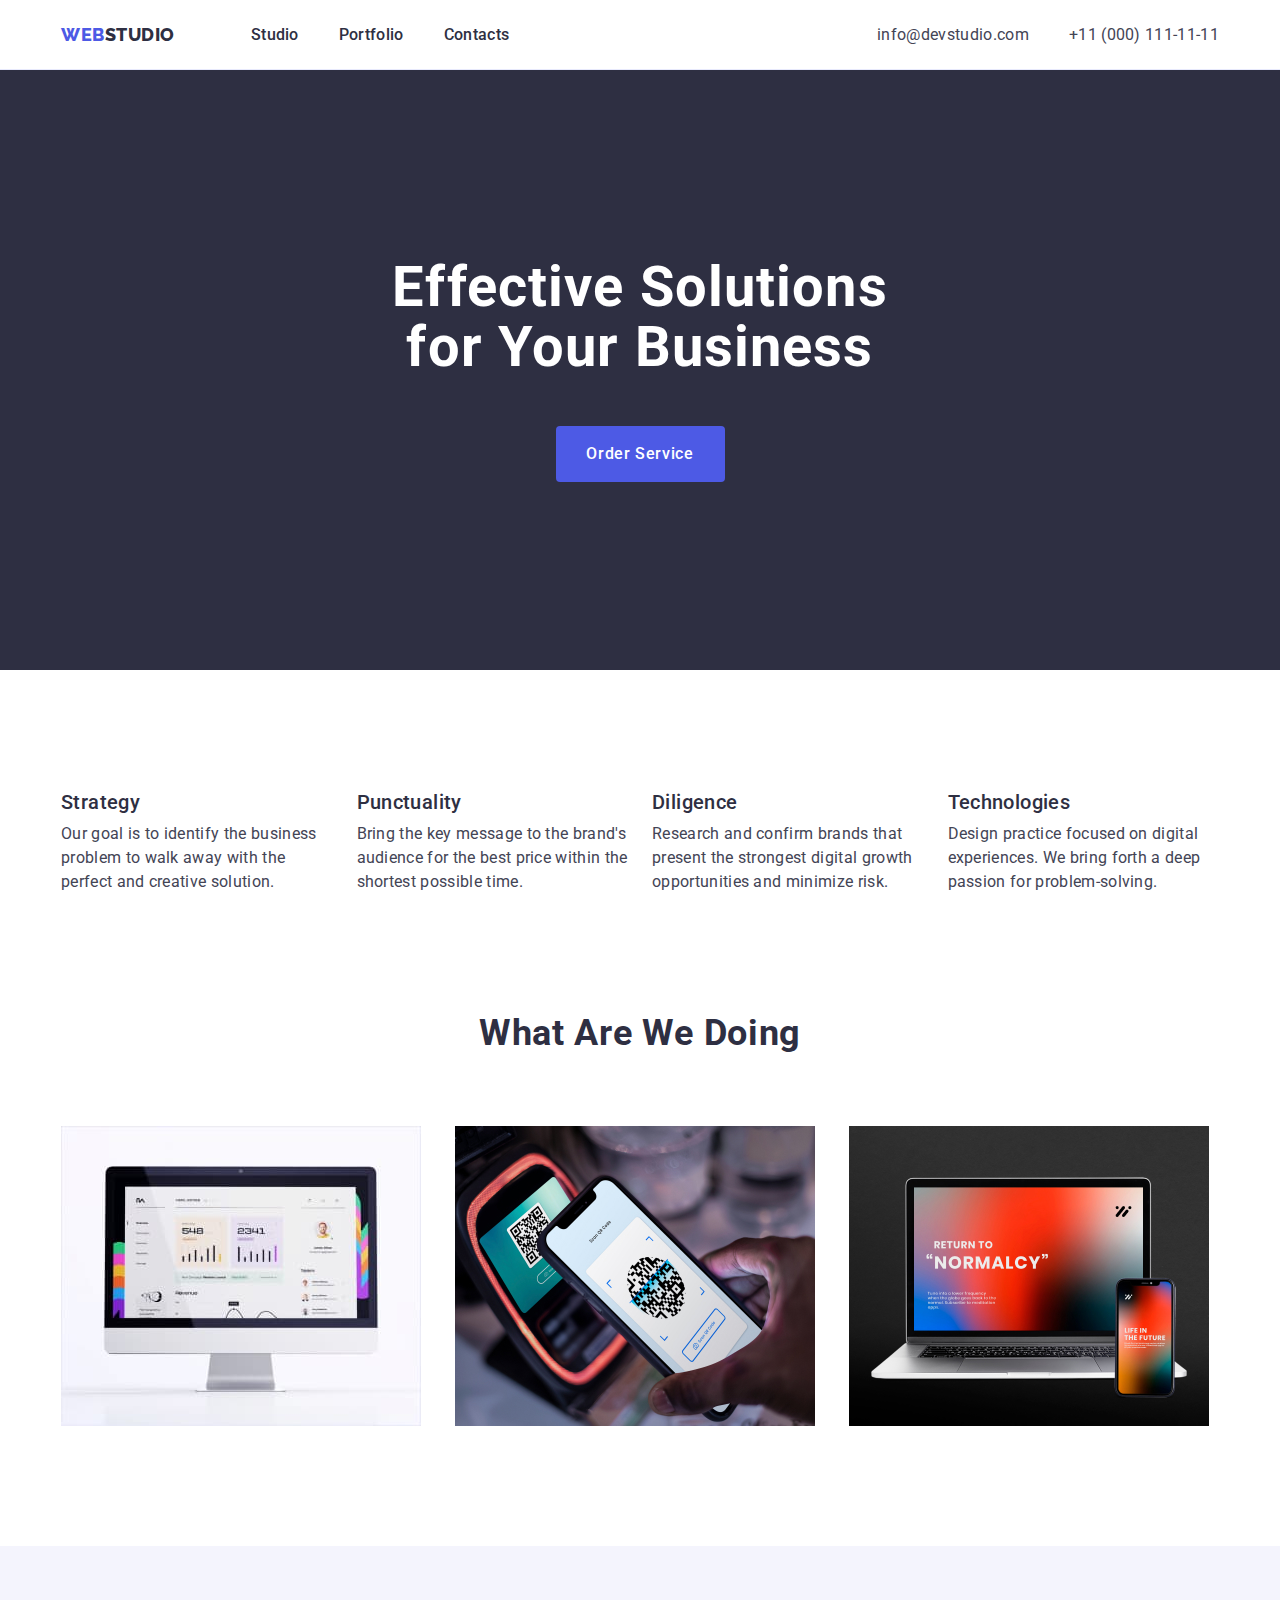
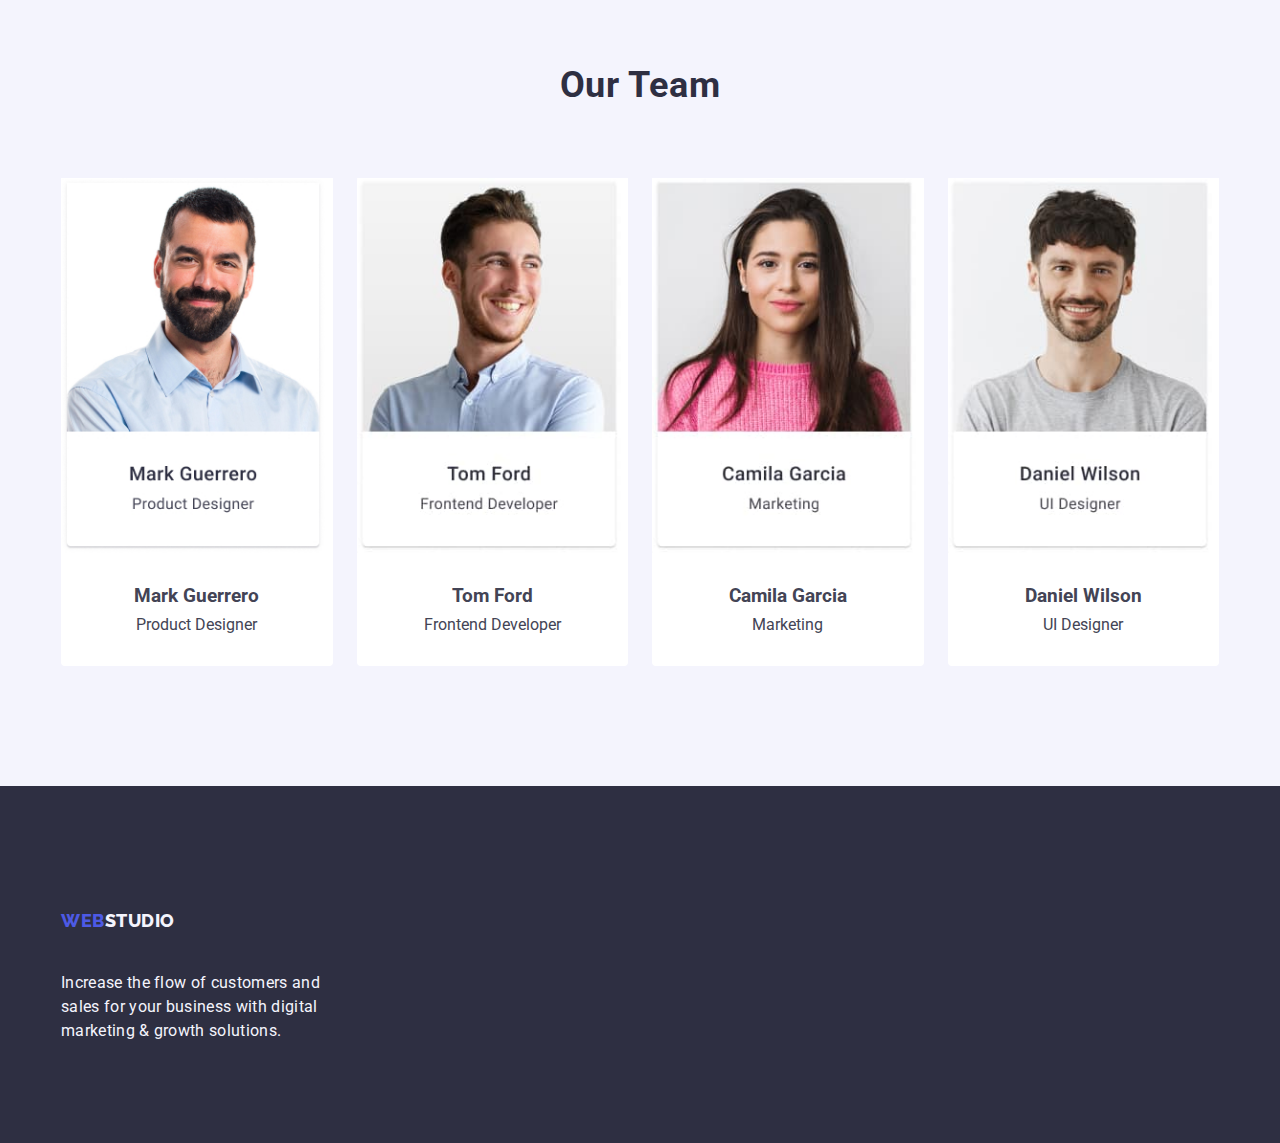
<file: index.html>
<!DOCTYPE html>
<html lang="en">
  <head>
    <meta charset="UTF-8" />
    <meta name="viewport" content="width=device-width, initial-scale=1.0" />
    <title>HomeWork3</title>
    <!-- Style Normalization -->
    <link rel="stylesheet" href="https://cdnjs.cloudflare.com/ajax/libs/modern-normalize/2.0.0/modern-normalize.min.css" integrity="sha512-4xo8blKMVCiXpTaLzQSLSw3KFOVPWhm/TRtuPVc4WG6kUgjH6J03IBuG7JZPkcWMxJ5huwaBpOpnwYElP/m6wg==" crossorigin="anonymous" referrerpolicy="no-referrer" />
  <!-- <link
      rel="stylesheet"
      href="https://cdnjs.cloudflare.com/ajax/libs/modern-normalize/1.0.0/modern-normalize.min.css"
    /> -->

    <!-- Google Fonts -->
    <link rel="preconnect" href="https://fonts.googleapis.com" />
    <link rel="preconnect" href="https://fonts.gstatic.com" crossorigin />
    <link
      href="https://fonts.googleapis.com/css2?family=Raleway:wght@100;200;300;400;500;600;700;900&family=Roboto:wght@100;300;400;500;700;900&display=swap"
      rel="stylesheet"
    />

    <!-- Local CSS -->
    <link rel="stylesheet" href="./css/styles.css" />
  </head>
  <body>
    <!-- Header -->
    <header class="header">
      <div class="top-header container">
        <nav class="nav">
          <a class="logo link" href="./index.html"
            >Web<span class="header-logo">Studio</span></a
          >
          <ul class="menu list">
            <li class="list-item">
              <a class="item link" href="./index.html">Studio</a>
            </li>
            <li class="list-item">
              <a class="item link" href="./portfolio.html">Portfolio</a>
            </li>
            <li class="list-item"><a class="item link" href="">Contacts</a></li>
          </ul>
        </nav>
        <address class="contacts">
          <ul class="address list">
            <li class="contact-item">
              <a class="contact link" href="mailto:info@devstudio.com"
                >info@devstudio.com</a
              >
            </li>
            <li class="contact-item">
              <a class="contact link" href="tel:+110001111111"
                >+11 (000) 111-11-11</a
              >
            </li>
          </ul>
        </address>
      </div>
    </header>

    <!-- Main -->
    <main>
      <!-- First Section -->
      <section class="first-section">
        <div class="container">
          <h1 class="main-header">Effective Solutions for Your Business</h1>
          <button class="button" type="button">Order Service</button>
        </div>
      </section>

      <!-- Second Section -->
      <section class="second-section">
        <div class="container">
          <h2 class="visually-hidden">List</h2>
          <ul class="info list">
            <li class="info-card">
              <h3 class="list-header">Strategy</h3>
              <p class="list-text">
                Our goal is to identify the business problem to walk away with
                the perfect and creative solution.
              </p>
            </li>

            <li class="info-card">
              <h3 class="list-header">Punctuality</h3>
              <p class="list-text">
                Bring the key message to the brand's audience for the best price
                within the shortest possible time.
              </p>
            </li>

            <li class="info-card">
              <h3 class="list-header">Diligence</h3>
              <p class="list-text">
                Research and confirm brands that present the strongest digital
                growth opportunities and minimize risk.
              </p>
            </li>

            <li class="info-card">
              <h3 class="list-header">Technologies</h3>
              <p class="list-text">
                Design practice focused on digital experiences. We bring forth a
                deep passion for problem-solving.
              </p>
            </li>
          </ul>
        </div>
      </section>

      <!-- Third Section -->
      <section class="third-section">
        <div class="container">
          <h2 class="header-title">What are we doing</h2>
          <ul class="service list">
            <li class="service-info">
              <img src="./images/rectangle_71.jpg" width="360" alt="computer-monitor" />
            </li>
            <li class="service-info">
              <img
                src="./images/img2.jpg"
                width="360"
                alt="phone-applications"
              />
            </li>
            <li class="service-info">
              <img src="./images/img3.jpg" width="360" alt="smartphone" />
            </li>
          </ul>
        </div>
      </section>

      <!-- Fourth Section -->
      <section class="fourth-section">
        <div class="container">
          <h2 class="header-title">Our Team</h2>
          <ul class="team list">
            <li class="team-member">
              <img
                src="./images/TC_1.jpg"
                width="264"
                alt="man-with-laptop"
              />
              <div class="member-info">
                <h3 class="list-header">Mark Guerrero</h3>
                <p class="list-text">Product Designer</p>
              </div>
            </li>

            <li class="team-member">
              <img
                src="./images/TC_2.jpg"
                width="264"
                alt="smiling-man"
              />
              <div class="member-info">
                <h3 class="list-header">Tom Ford</h3>
                <p class="list-text">Frontend Developer</p>
              </div>
            </li>

            <li class="team-member">
              <img
                src="./images/TC_3.jpg"
                width="264"
                alt="girl-pink-shirt"
              />
              <div class="member-info">
                <h3 class="list-header">Camila Garcia</h3>
                <p class="list-text">Marketing</p>
              </div>
            </li>

            <li class="team-member">
              <img
                src="./images/TC_4.jpg"
                width="264"
                alt="man-gray-shirt"
              />
              <div class="member-info">
                <h3 class="list-header">Daniel Wilson</h3>
                <p class="list-text">UI Designer</p>
              </div>
            </li>
          </ul>
        </div>
      </section>
    </main>

    <!-- Footer -->
    <footer class="footer">
      <div class="container">
        <a class="logo link" href="./index.html"
          >Web<span class="footer-logo">Studio</span></a
        >
        <p class="footer-text">
          Increase the flow of customers and sales for your business with
          digital marketing & growth solutions.
        </p>
      </div>
    </footer>
  </body>
</html>
</file>
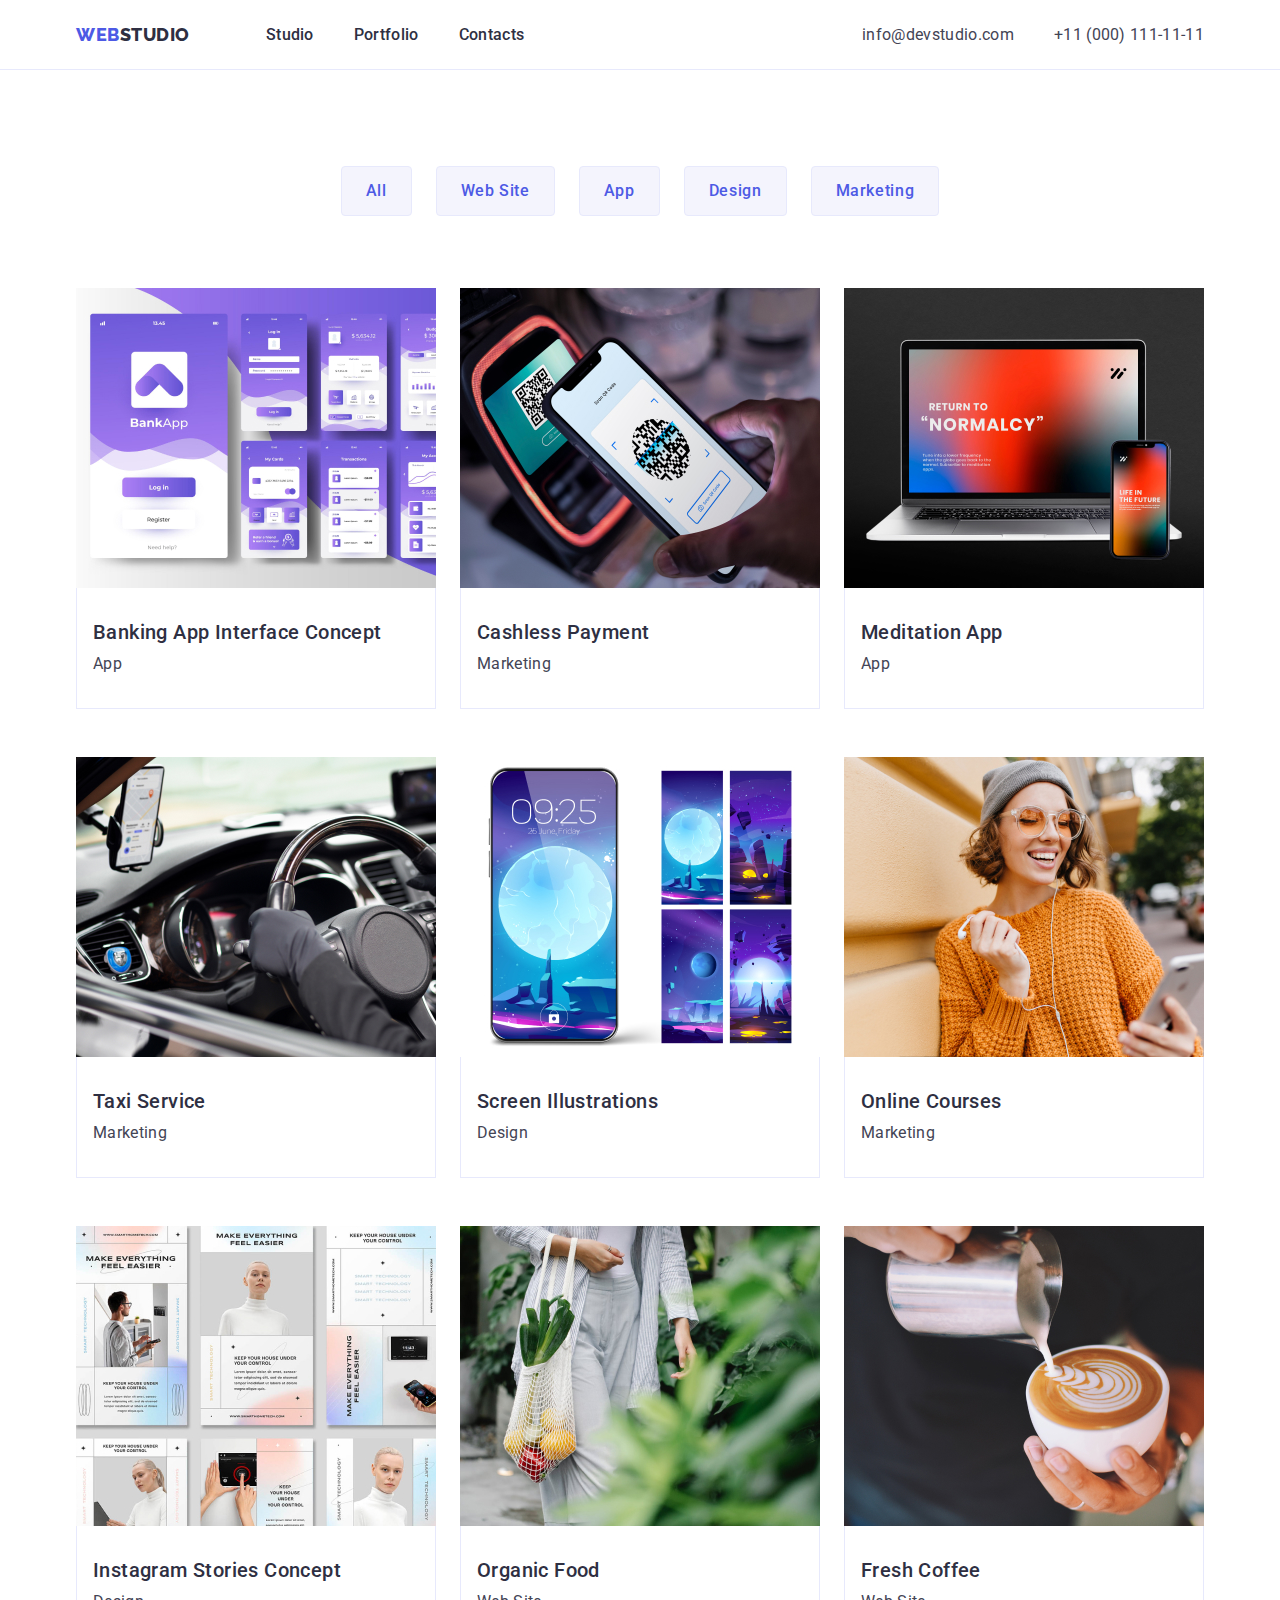
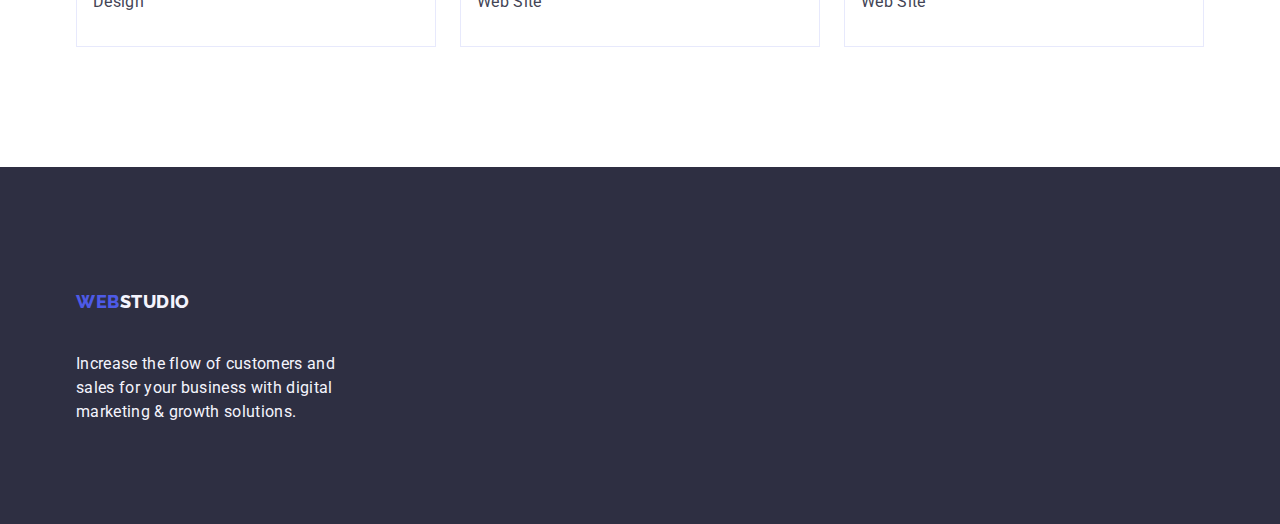
<file: portfolio.html>
<!DOCTYPE html>
<html lang="en">
  <head>
    <meta charset="UTF-8" />
    <meta name="viewport" content="width=device-width, initial-scale=1.0" />
    <title>Portfolio</title>

    <!-- Style Normalization -->
    <link
      rel="stylesheet"
      href="https://cdnjs.cloudflare.com/ajax/libs/modern-normalize/1.0.0/modern-normalize.min.css"
    />

    <!-- Google Fonts -->
    <link rel="preconnect" href="https://fonts.googleapis.com" />
    <link rel="preconnect" href="https://fonts.gstatic.com" crossorigin />
    <link
      href="https://fonts.googleapis.com/css2?family=Raleway:wght@100;200;300;400;500;600;700;900&family=Roboto:wght@100;300;400;500;700;900&display=swap"
      rel="stylesheet"
    />

    <!-- Local CSS -->
    <link rel="stylesheet" href="./css/styles.css" />
  </head>
  <body>
    <!-- Header -->
    <header class="header">
      <div class="top-header container">
        <nav class="nav">
          <a class="logo link" href="./index.html"
            >Web<span class="header-logo">Studio</span></a
          >
          <ul class="list">
            <li class="list-item">
              <a class="item link" href="./index.html">Studio</a>
            </li>
            <li class="list-item">
              <a class="item link" href="./portfolio.html">Portfolio</a>
            </li>
            <li class="list-item"><a class="item link" href="">Contacts</a></li>
          </ul>
        </nav>

        <address class="contacts">
          <ul class="list">
            <li class="contact-item">
              <a class="contact link" href="mailto:info@devstudio.com"
                >info@devstudio.com</a
              >
            </li>
            <li class="contact-item">
              <a class="contact link" href="tel:+110001111111"
                >+11 (000) 111-11-11</a
              >
            </li>
          </ul>
        </address>
      </div>
    </header>

    <!-- Main -->
    <main>
      <section class="services-section">
        <div class="container">
          <h1 class="visually-hidden">Services</h1>

          <ul class="btn list">
            <li><button type="button" class="btn-menu">All</button></li>
            <li><button type="button" class="btn-menu">Web Site</button></li>
            <li><button type="button" class="btn-menu">App</button></li>
            <li><button type="button" class="btn-menu">Design</button></li>
            <li><button type="button" class="btn-menu">Marketing</button></li>
          </ul>

          <ul class="svc list">
            <li class="svc-item">
              <a class="list link" href="">
                <img
                  src="./images/img_1.jpg"
                  alt="banking app"
                  width="360"
                />
                <div class="svc-info">
                  <h2 class="list-header">Banking App Interface Concept</h2>
                  <p class="list-text">App</p>
                </div>
              </a>
            </li>

            <li class="svc-item">
              <a class="list link" href="">
                <img
                  src="./images/img2.jpg"
                  alt="cashless payment"
                  width="360"
                />
                <div class="svc-info">
                  <h2 class="list-header">Cashless Payment</h2>
                  <p class="list-text">Marketing</p>
                </div>
              </a>
            </li>

            <li class="svc-item">
              <a class="link" href="">
                <img
                  src="./images/img3.jpg"
                  alt="meditation app"
                  width="360"
                />
                <div class="svc-info">
                  <h2 class="list-header">Meditation App</h2>
                  <p class="list-text">App</p>
                </div>
              </a>
            </li>

            <li class="svc-item">
              <a class="link" href="">
                <img
                  src="./images/img4.jpg"
                  alt="taxi service"
                  width="360"
                />
                <div class="svc-info">
                  <h2 class="list-header">Taxi Service</h2>
                  <p class="list-text">Marketing</p>
                </div>
              </a>
            </li>

            <li class="svc-item">
              <a class="link" href="">
                <img
                  src="./images/img5.jpg"
                  alt="screen illustrations"
                  width="360"
                />
                <div class="svc-info">
                  <h2 class="list-header">Screen Illustrations</h2>
                  <p class="list-text">Design</p>
                </div>
              </a>
            </li>

            <li class="svc-item">
              <a class="link" href="">
                <img
                  src="./images/img6.jpg"
                  alt="online course"
                  width="360"
                />
                <div class="svc-info">
                  <h2 class="list-header">Online Courses</h2>
                  <p class="list-text">Marketing</p>
                </div>
              </a>
            </li>

            <li class="svc-item">
              <a class="link" href="">
                <img
                  src="./images/img7.jpg"
                  alt="IG stories"
                  width="360"
                />
                <div class="svc-info">
                  <h2 class="list-header">Instagram Stories Concept</h2>
                  <p class="list-text">Design</p>
                </div>
              </a>
            </li>

            <li class="svc-item">
              <a class="link" href="">
                <img
                  src="./images/img8.jpg"
                  alt="organic food"
                  width="360"
                />
                <div class="svc-info">
                  <h2 class="list-header">Organic Food</h2>
                  <p class="list-text">Web Site</p>
                </div>
              </a>
            </li>

            <li class="svc-item">
              <a class="link" href="">
                <img
                  src="./images/img9.jpg"
                  alt="fresh coffee"
                  width="360"
                />
                <div class="svc-info">
                  <h2 class="list-header">Fresh Coffee</h2>
                  <p class="list-text">Web Site</p>
                </div>
              </a>
            </li>
          </ul>
        </div>
      </section>
    </main>

    <!-- Footer -->
    <footer class="footer">
      <div class="container">
        <a class="logo link" href="./index.html"
          >Web<span class="footer-logo">Studio</span></a
        >
        <p class="footer-text">
          Increase the flow of customers and sales for your business with
          digital marketing & growth solutions.
        </p>
      </div>
    </footer>
  </body>
</html>
</file>
<file: css/styles.css>
/* CSS Resets */

* {
  margin: 0;
  padding: 0;
}

/* CSS Variables */

:root {
  --slate: #434455;
  --iris: #4d5ae5;
  --white: #ffffff;
  --navy-blue: #2e2f42;
  --ocean: #404bbf;
  --cloud: #f4f4fd;
  --cornflower: #e7e9fc;
}

/* INDEX PAGE */

body {
  font-family: 'Roboto', sans-serif;
  color: var(--slate);
  background-color: var(--white);
}

/* HEADER */

.logo {
  font-family: 'Raleway', sans-serif;
  font-weight: 800;
  font-size: 18px;
  line-height: 1.17;
  letter-spacing: 0.03em;
  text-transform: uppercase;
  color: var(--iris);
}

.header {
  border-bottom: 1px solid var(--cornflower);
}

.top-header {
  display: flex;
  justify-content: space-between;
}

.nav,
.contacts {
  display: flex;
  align-items: center;
}

.container {
  width: 1158px;
  margin: 0 auto;
  padding: 0 15px;
}

.logo {
  margin-right: 76px;
}

/* Navigation Items */

.link {
  text-decoration: none;
  padding: 24px 0;
}

.header-logo {
  color: var(--navy-blue);
}

.list {
  list-style: none;
}

.nav > .list {
  display: flex;
  gap: 40px;
}

.list-item > .item {
  font-weight: 500;
  font-size: 16px;
  line-height: 1.5;
  letter-spacing: 0.02em;
  color: var(--navy-blue);
}

li > .link:hover,
li > .link:focus {
  color: var(--ocean);
}

/* Address */

.contacts {
  font-style: normal;
}

.contact-item > .contact {
  font-size: 16px;
  line-height: 1.5;
  letter-spacing: 0.02em;
  color: var(--slate);
}

.contacts > .list {
  display: flex;
  gap: 40px;
}

/* MAIN */

/* First Section */

.first-section {
  background-color: var(--navy-blue);
  padding: 188px 0;
}

.main-header {
  font-size: 56px;
  line-height: 1.07;
  text-align: center;
  letter-spacing: 0.02em;
  color: var(--white);
  max-width: 496px;
  margin: 0 auto 48px;
}

.button {
  background-color: var(--iris);
  font-family: inherit;
  font-weight: 500;
  font-size: 16px;
  line-height: 1.5;
  letter-spacing: 0.04em;
  color: var(--white);
  cursor: pointer;
  display: block;
  min-width: 169px;
  height: 56px;
  border: none;
  border-radius: 4px;
  margin: 0 auto;
}

.button:hover,
.button:focus {
  background-color: var(--ocean);
}

/* Second Section */

.visually-hidden {
  position: absolute;
  width: 1px;
  height: 1px;
  margin: -1px;
  border: 0;
  padding: 0;
  white-space: nowrap;
  clip-path: inset(100%);
  clip: rect(0 0 0 0);
  overflow: hidden;
}

.info .list-header,
.svc .list-header {
  font-weight: 500;
  font-size: 20px;
  line-height: 1.2;
  letter-spacing: 0.02em;
  color: var(--navy-blue);
  margin-bottom: 8px;
  text-align: left;
}

.info .list-text,
.svc .list-text {
  font-size: 16px;
  line-height: 1.5;
  letter-spacing: 0.02em;
  color: var(--slate);
  text-align: left;
}

.second-section {
  padding: 120px 0;
}

.info.list {
  display: flex;
  gap: 24px;
}

.info-card {
  flex-basis: calc((100% - 72px) / 4);
}

/* Third Section */

.header-title {
  font-size: 36px;
  line-height: 1.11;
  text-align: center;
  letter-spacing: 0.02em;
  text-transform: capitalize;
  color: var(--navy-blue);
  margin-bottom: 72px;
}

.third-section {
  padding-bottom: 120px;
}

.service.list {
  display: flex;
  gap: 24px;
}

.service-info {
  flex-basis: calc((100% - 48px) / 3);
}

/* Fourth Section */

.fourth-section {
  background-color: var(--cloud);
  padding: 120px 0;
}

.team.list {
  display: flex;
  gap: 24px;
}

/* Reused third section header from main */

.team-member {
  background-color: var(--white);
  flex-basis: calc((100% - 72px) / 4);
  border-radius: 0 0 4px 4px;
}

.member-info {
  padding: 32px 0;
}

.list-header {
  text-align: center;
  margin-bottom: 8px;
}

.list-text {
  text-align: center;
}

/* Reused item header from main  */

/* FOOTER */

.footer {
  background-color: var(--navy-blue);
  padding: 100px 0;
}

.footer-logo {
  color: var(--cloud);
}

.footer-text {
  line-height: 1.5;
  color: var(--cloud);
  letter-spacing: 0.02em;
  max-width: 264px;
}

.footer .link {
  display: inline-block;
  margin-bottom: 16px;
}

/* FORTFOLIO PAGE */

/* Main */

/* Buttons */

.services-section {
  padding: 96px 0 120px 0;
}

.btn-menu {
  font-family: inherit;
  font-weight: 500;
  font-size: 16px;
  line-height: 1.5;
  letter-spacing: 0.04em;
  color: var(--iris);
  background-color: var(--cloud);
  cursor: pointer;
  padding: 12px 24px;
  border: 1px solid var(--cornflower);
  border-radius: 4px;
}

.btn.list {
  display: flex;
  justify-content: center;
  gap: 24px;
  margin-bottom: 72px;
}

.btn-menu:hover,
.btn-menu:focus {
  color: var(--white);
  background-color: var(--ocean);
  border: 1px solid transparent;
}

/* Reused item header from main  */

/* Converting all images to block element */

img {
  display: block;
}

/* Services List */

.svc.list {
  display: flex;
  flex-wrap: wrap;
  column-gap: 24px;
  row-gap: 48px;
}

.svc-item {
  flex-basis: calc((100% - 48px) / 3);
}

.svc-info {
  padding: 32px 16px;
  border: 1px solid var(--cornflower);
  border-top: none;
}
</file>
